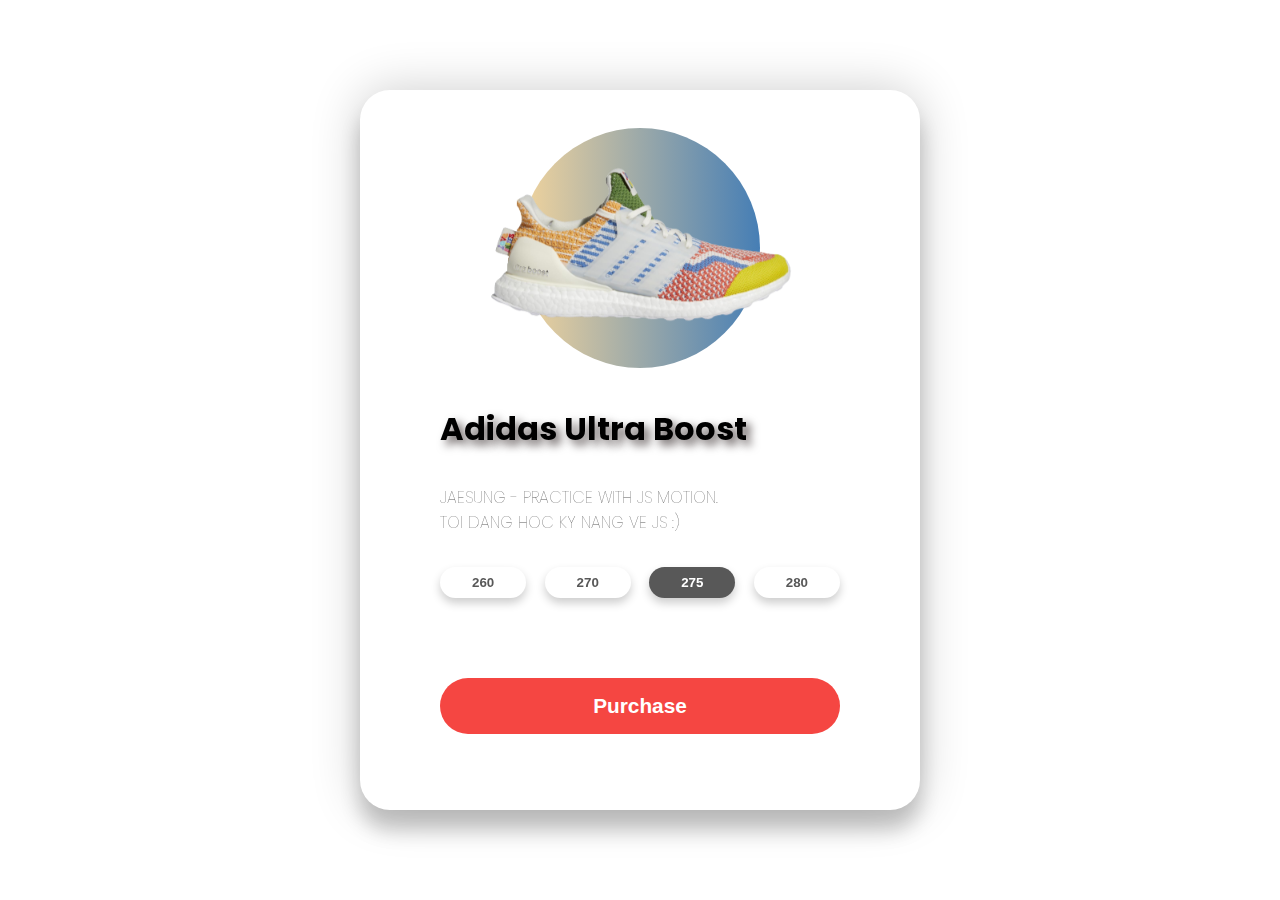
<file: index.html>
<!DOCTYPE html>
<html lang="en">
<head>
    <meta charset="UTF-8">
    <meta http-equiv="X-UA-Compatible" content="IE=edge">
    <meta name="viewport" content="width=device-width, initial-scale=1.0">
    <link rel="stylesheet" href="/style.css">
    <link rel="preconnect" href="https://fonts.googleapis.com">
    <link rel="preconnect" href="https://fonts.gstatic.com" crossorigin>
    <link href="https://fonts.googleapis.com/css2?family=Poppins:wght@300;500&display=swap" rel="stylesheet">
    <title>Document</title>
</head>
<body>
    <div class="container">
        <div class="card">
            <div class="sneaker">
                <div class="circle"></div>
                <img src="/img/adidas1.png" alt="adidas">
            </div>
            <div class="info">
                <h1 class="title">Adidas Ultra Boost</h1>

                <h3>JAESUNG - PRACTICE WITH JS MOTION.<br>TOI DANG HOC KY NANG VE JS :)</h3>
                <div class="sizes">
                    <button>260</button>
                    <button>270</button>
                    <button class="active">275</button>
                    <button>280</button>
                </div>
                <div class="purchase">
                    <button>Purchase</button>
                </div>
            </div>
        </div>
    </div>    
    <script src="/main.js"></script>
</body>
</html>
</file>
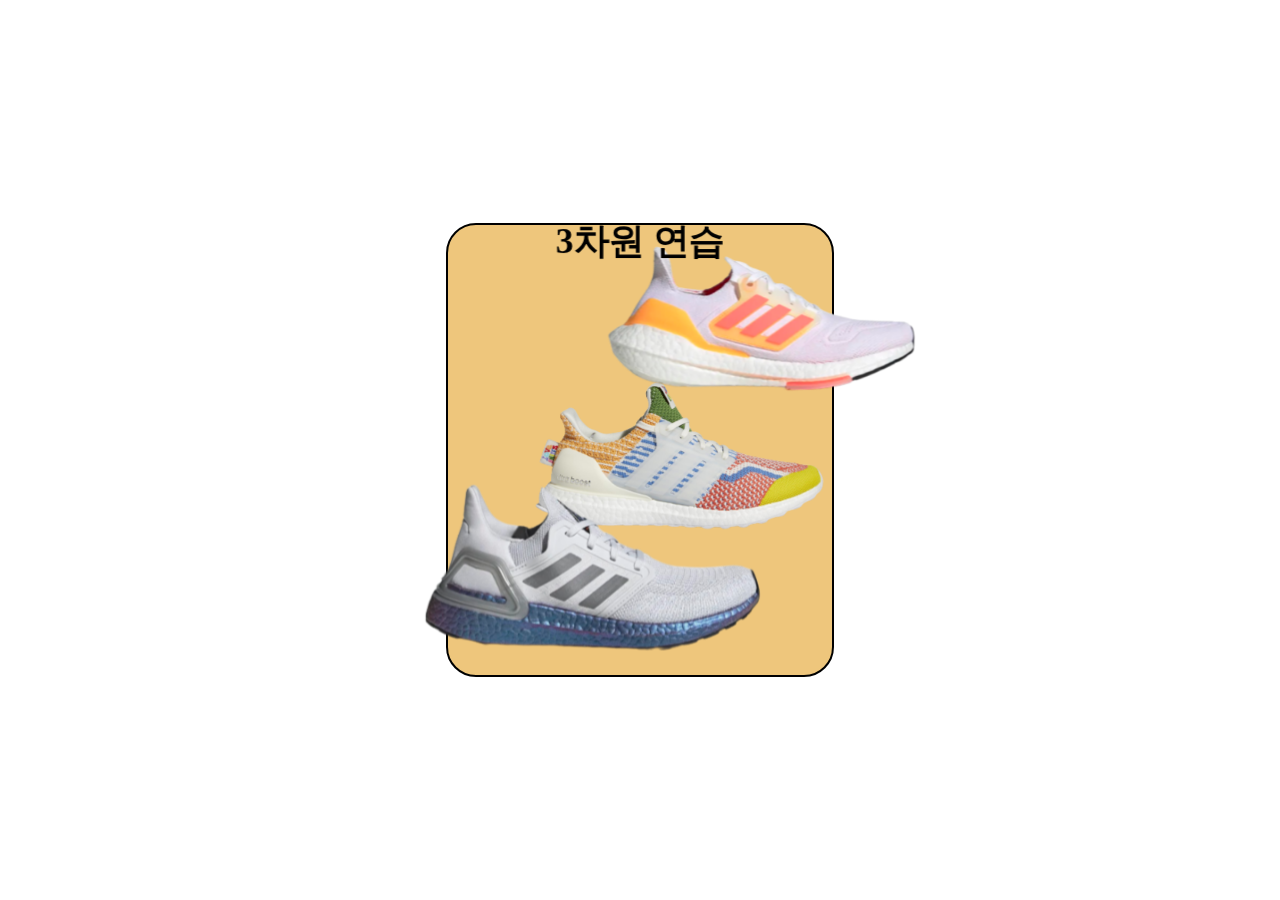
<file: index2.html>
<!DOCTYPE html>
<html lang="en">
<head>
    <meta charset="UTF-8">
    <meta http-equiv="X-UA-Compatible" content="IE=edge">
    <meta name="viewport" content="width=device-width, initial-scale=1.0">
    <link rel="stylesheet" href="/style2.css">
    <title>Document</title>
</head>
<body>
    <div class="world">
        <section class="poster">
            <h1 class="poster_title">3차원 연습</h1>
            <figure class="adidas">
                <img src="img/adidas1.png" alt="adidas">
            </figure>
            <figure class="adidas">
                <img src="img/adidas2.png" alt="adidas">
            </figure>
            <figure class="adidas">
                <img src="img/adidas3.png" alt="adidas">
            </figure>
        </section>
    </div>
</body>
</html>
</file>
<file: style.css>
*{
    margin: 0;
    padding: 0;
    box-sizing: border-box;
}

body{
    font-family: 'Poppins', sans-serif;
    min-height: 100vh;
    display: flex;
    align-items: center;
    justify-content: center;
    perspective: 1000px;
    
}

.container{
    /* background-color:rgb(238, 198, 124) ; */
    width: 50%;
    display: flex;
    justify-content: center;
    align-items: center;

}

.card{
    /* 3D효과 */
    transform-style: preserve-3d;
    min-height: 80vh;
    width: 35rem;   
    border-radius: 30px;
    padding: 0rem 5rem;
    box-shadow: 0 20px 20px rgba(0,0,0,0.2),
                0 0 50px rgba(0,0,0,0.2);
}

.sneaker {
    /* background-color: coral; */
    min-height: 35vh;
    display: flex;
    align-items: center;
    justify-content: center;
    transition: all 0.75s ease-out; 
    /* 3D효과 */   
    transform-style: preserve-3d;
}

.sneaker img{
    
    width: 20rem;        
    z-index: 2;
    transition: all 0.75s ease-out;       
}




.circle{
    width: 15rem;
    height: 15rem;
    background: linear-gradient(
        to right,
        rgba(238, 198, 124,0.75),
        rgba(8,83,156,0.75)
    );
    position: absolute;   
    border-radius:50%; 
    z-index: 1;
}
.info{
     /* 3D효과 */  
    transform-style: preserve-3d;
}

.info h1{
    transform-style: preserve-3d;
    font-size: 2rem;
    transition: all 0.75s ease-out;
    text-shadow: 5px 5px 10px rgb(94, 86, 86);
    

}


.info h3{
    font-size: 1rem;
    padding: 2rem 0rem;
    color: #585858;
    font-weight: lighter;
    transition: all 0.75s ease-out;

}

.sizes{
    display: flex;
    justify-content: space-between;
    transition: all 0.75s ease-out;

}

.sizes button{
    padding: 0.5rem 2rem;
    background: none;
    border: none;
    box-shadow: 0px 5px 10px rgba(0,0,0,0.2);
    border-radius: 30px;
    cursor: pointer;
    font-weight: bold;
    color: #585858;
}

button.active{
    background: #585858;
    color: white;
    
}

.purchase{
    margin-top: 5rem;
    transition: all 0.75s ease-out;
    
}

.purchase button{
    transition: all 0.75s ease-out;
    width: 100%;
    padding: 1rem 0rem;
    background: #f54642;
    border: none;
    color: white;
    cursor: pointer;
    border-radius: 30px;
    font-weight: bolder;
    font-size: 1.3rem;
}
</file>
<file: style2.css>
*{
    margin: 0;
    padding: 0;
}

img{
    max-width: 100%;
    height: auto;
}

.world{
    display: flex;
    align-items: center;
    justify-content: center;
    width: 100vw;
    height: 100vh;    
    perspective: 500px;
}

@keyframes poster-ani{
    0%{
        transform: rotateY(-20deg);
    }
    100%{
        transform: rotateY(20deg);
    }
}

.poster{
    position: relative;
    background: rgba(238, 198, 124);
    width: 30vw;
    height: 50vh;
    border-radius: 30px;
    border: 2px solid black;
    animation:  poster-ani 1.6s infinite linear alternate;
    transform-style: preserve-3d;
}

.poster_title{
    padding: 0.5em 0;
    font-size: 2rem;
    text-align: center;
    transform: translateZ(50px);
}

.adidas{
    position: absolute;
    width: 80%;
}

.adidas:nth-of-type(1){
left:20%;
bottom: 30%;
}

.adidas:nth-of-type(2){
left:40%;
bottom: 60%;
transform: translateZ(30px);
}

.adidas:nth-of-type(3){
left:0%;
bottom: 10%;
transform: translateZ(70px);
}
</file>
